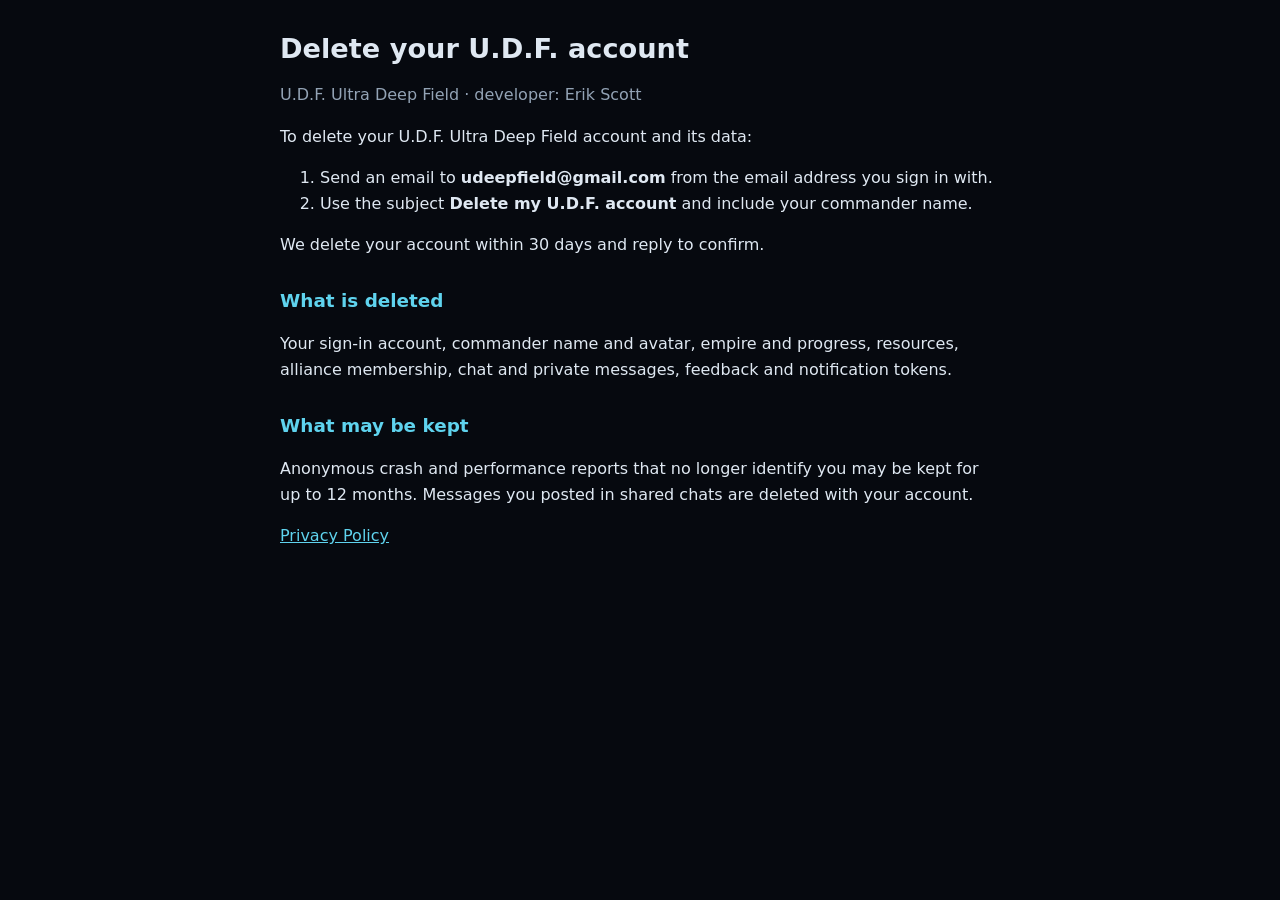
<file: delete-account.html>
<!doctype html><html lang="en"><head><meta charset="utf-8"><meta name="viewport" content="width=device-width,initial-scale=1"><title>Delete Account · U.D.F. Ultra Deep Field</title><link rel="stylesheet" href="_style.css"></head><body><main>
<h1>Delete your U.D.F. account</h1><p class="mut">U.D.F. Ultra Deep Field · developer: Erik Scott</p>
<p>To delete your U.D.F. Ultra Deep Field account and its data:</p><ol>
<li>Send an email to <b>udeepfield@gmail.com</b> from the email address you sign in with.</li>
<li>Use the subject <b>Delete my U.D.F. account</b> and include your commander name.</li></ol>
<p>We delete your account within 30 days and reply to confirm.</p>
<h2>What is deleted</h2><p>Your sign-in account, commander name and avatar, empire and progress, resources, alliance membership, chat and private messages, feedback and notification tokens.</p>
<h2>What may be kept</h2><p>Anonymous crash and performance reports that no longer identify you may be kept for up to 12 months. Messages you posted in shared chats are deleted with your account.</p>
<p><a href="privacy.html">Privacy Policy</a></p>
</main></body></html>
</file>
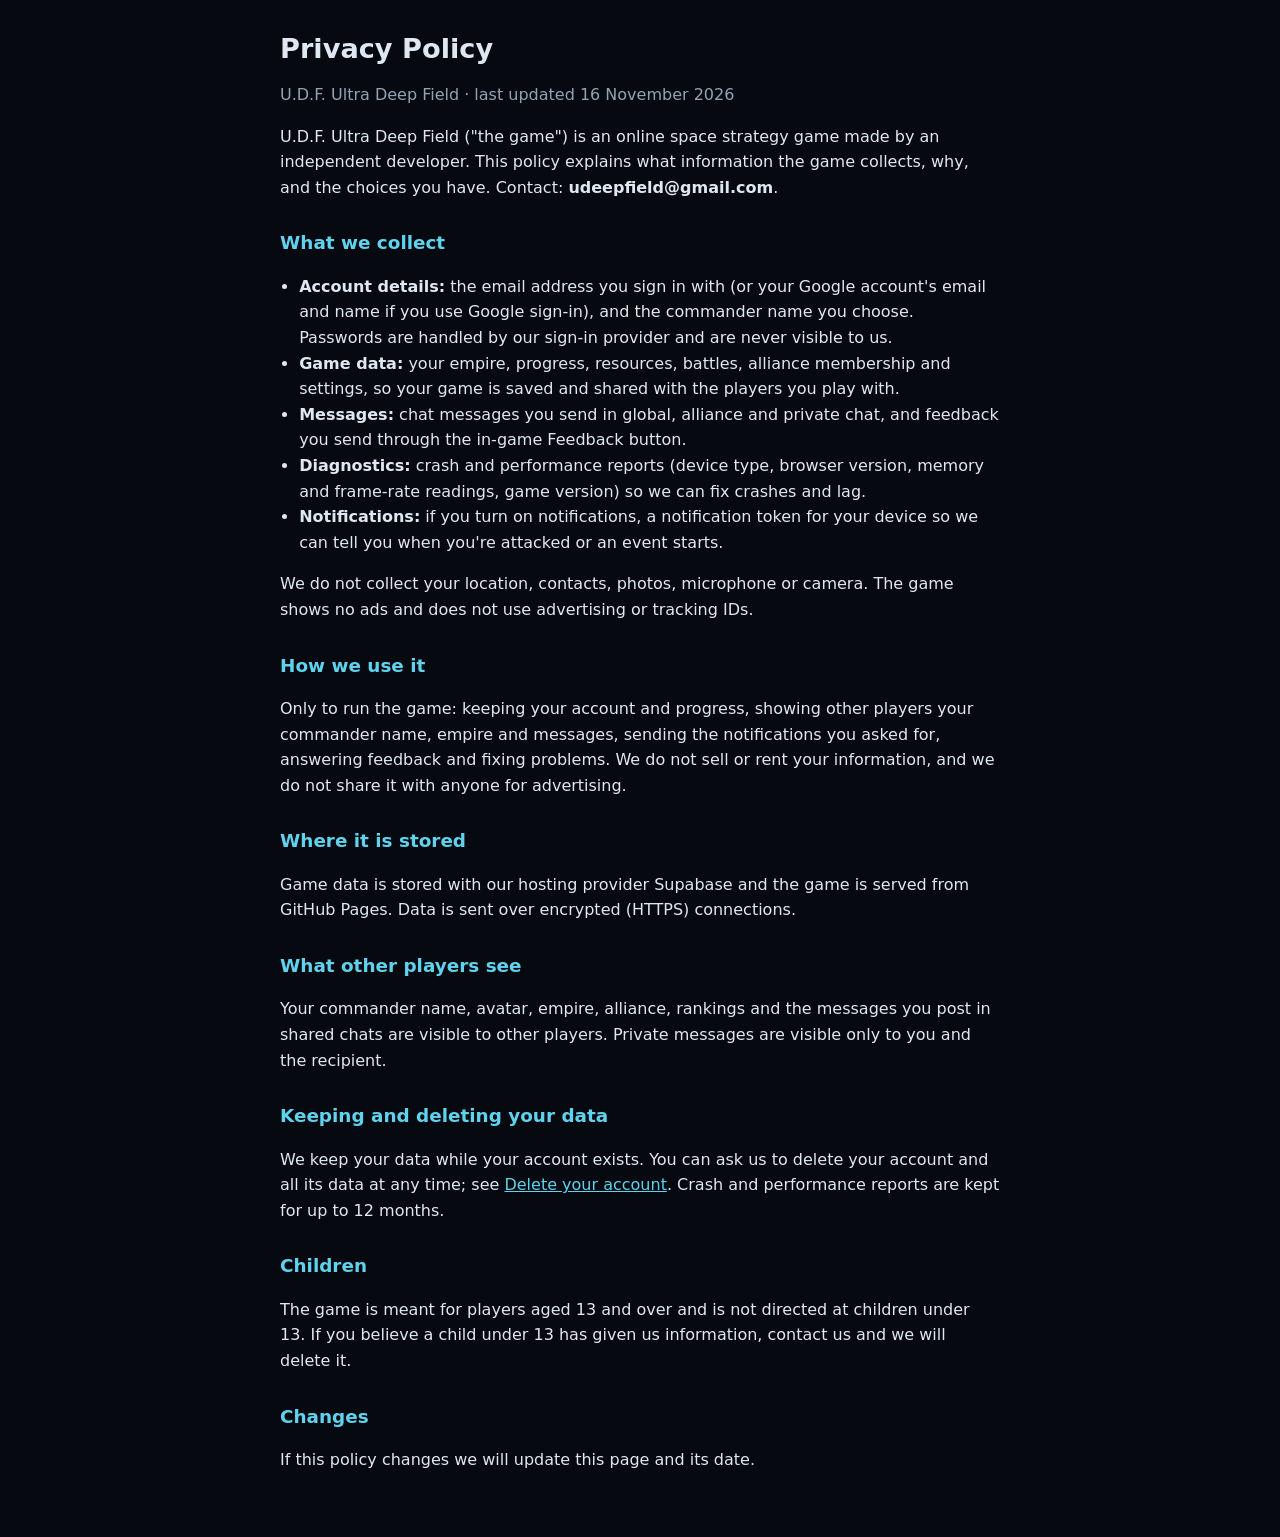
<file: privacy.html>
<!doctype html><html lang="en"><head><meta charset="utf-8"><meta name="viewport" content="width=device-width,initial-scale=1"><title>Privacy Policy · U.D.F. Ultra Deep Field</title><link rel="stylesheet" href="_style.css"></head><body><main>
<h1>Privacy Policy</h1><p class="mut">U.D.F. Ultra Deep Field · last updated 16 November 2026</p>
<p>U.D.F. Ultra Deep Field ("the game") is an online space strategy game made by an independent developer. This policy explains what information the game collects, why, and the choices you have. Contact: <b>udeepfield@gmail.com</b>.</p>
<h2>What we collect</h2><ul>
<li><b>Account details:</b> the email address you sign in with (or your Google account's email and name if you use Google sign-in), and the commander name you choose. Passwords are handled by our sign-in provider and are never visible to us.</li>
<li><b>Game data:</b> your empire, progress, resources, battles, alliance membership and settings, so your game is saved and shared with the players you play with.</li>
<li><b>Messages:</b> chat messages you send in global, alliance and private chat, and feedback you send through the in-game Feedback button.</li>
<li><b>Diagnostics:</b> crash and performance reports (device type, browser version, memory and frame-rate readings, game version) so we can fix crashes and lag.</li>
<li><b>Notifications:</b> if you turn on notifications, a notification token for your device so we can tell you when you're attacked or an event starts.</li></ul>
<p>We do not collect your location, contacts, photos, microphone or camera. The game shows no ads and does not use advertising or tracking IDs.</p>
<h2>How we use it</h2><p>Only to run the game: keeping your account and progress, showing other players your commander name, empire and messages, sending the notifications you asked for, answering feedback and fixing problems. We do not sell or rent your information, and we do not share it with anyone for advertising.</p>
<h2>Where it is stored</h2><p>Game data is stored with our hosting provider Supabase and the game is served from GitHub Pages. Data is sent over encrypted (HTTPS) connections.</p>
<h2>What other players see</h2><p>Your commander name, avatar, empire, alliance, rankings and the messages you post in shared chats are visible to other players. Private messages are visible only to you and the recipient.</p>
<h2>Keeping and deleting your data</h2><p>We keep your data while your account exists. You can ask us to delete your account and all its data at any time; see <a href="delete-account.html">Delete your account</a>. Crash and performance reports are kept for up to 12 months.</p>
<h2>Children</h2><p>The game is meant for players aged 13 and over and is not directed at children under 13. If you believe a child under 13 has given us information, contact us and we will delete it.</p>
<h2>Changes</h2><p>If this policy changes we will update this page and its date.</p>
</main></body></html>
</file>
<file: _style.css>
:root{--bg:#06090f;--fg:#dfe8f2;--mut:#93a3b5;--acc:#5fd3ee}
body{margin:0;background:var(--bg);color:var(--fg);font:16px/1.6 system-ui,-apple-system,Segoe UI,Roboto,sans-serif}
main{max-width:720px;margin:0 auto;padding:32px max(16px,env(safe-area-inset-left,0px)) 48px}
h1{font-size:1.7rem;line-height:1.25;margin:0 0 4px}h2{font-size:1.15rem;margin:28px 0 6px;color:var(--acc)}
p,li{color:var(--fg)}small,.mut{color:var(--mut)}a{color:var(--acc)}ul{padding-left:1.2em}
</file>
